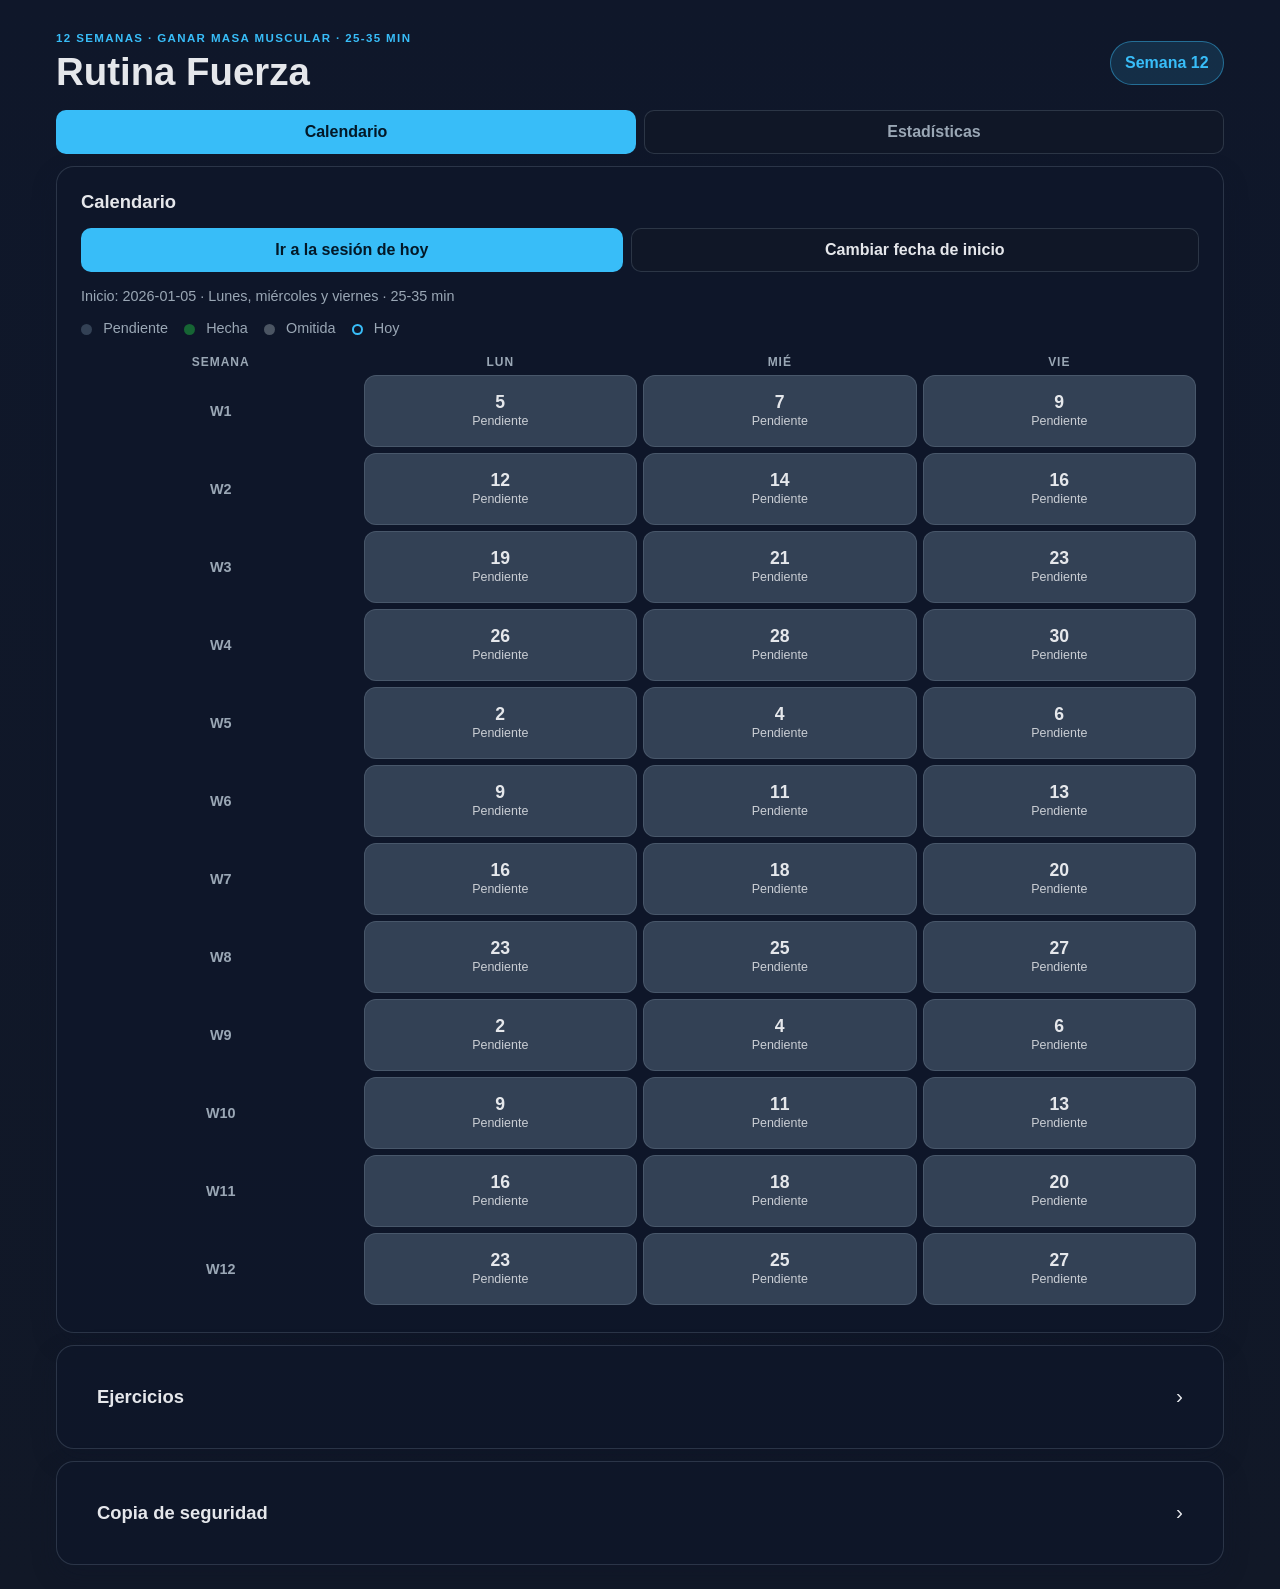
<file: index.html>
<!DOCTYPE html>
<html lang="es">
  <head>
    <meta charset="UTF-8" />
    <meta name="viewport" content="width=device-width, initial-scale=1.0" />
    <meta name="color-scheme" content="dark" />
    <title>Rutina Fuerza</title>
    <link rel="icon" type="image/svg+xml" href="favicon.svg" />
    <link rel="stylesheet" href="styles.css" />
  </head>
  <body>
    <header class="app-header">
      <div>
        <p class="eyebrow">12 semanas · Ganar masa muscular · 25-35 min</p>
        <h1>Rutina Fuerza</h1>
      </div>
      <div class="week-badge" id="weekBadge">Semana 1</div>
    </header>

    <nav class="app-nav" aria-label="Secciones" id="appNav">
      <button type="button" class="nav-tab" data-view="calendar">Calendario</button>
      <button type="button" class="nav-tab" data-view="stats">Estadísticas</button>
    </nav>

    <main>

      <!-- ===== Vista Calendario ===== -->
      <section class="view" id="viewCalendar" aria-labelledby="titulo-calendario">
        <section class="panel">
          <h2 id="titulo-calendario">Calendario</h2>

          <div class="toolbar">
            <button type="button" class="btn btn-primary" id="btnHoy">Ir a la sesión de hoy</button>
            <button type="button" class="btn" id="btnCambiarInicio">Cambiar fecha de inicio</button>
          </div>

          <p class="hint" id="programInfo">Inicio: —</p>

          <div class="legend">
            <span><i class="dot dot-pending"></i> Pendiente</span>
            <span><i class="dot dot-done"></i> Hecha</span>
            <span><i class="dot dot-skipped"></i> Omitida</span>
            <span><i class="dot dot-today"></i> Hoy</span>
          </div>

          <div class="grid-wrap">
            <table class="grid">
              <thead>
                <tr>
                  <th>Semana</th>
                  <th>Lun</th>
                  <th>Mié</th>
                  <th>Vie</th>
                </tr>
              </thead>
              <tbody id="calendarBody"></tbody>
            </table>
          </div>
        </section>

        <details class="panel collapsible" id="exercisesPanel">
          <summary class="collapsible-summary">
            <h2 id="titulo-ejercicios">Ejercicios</h2>
          </summary>

          <div class="collapsible-body">
            <p class="hint">
              Objetivo: Ganar masa muscular y fortalecer brazos, hombros, pecho y piernas. Nivel inicial.
            </p>
            <p class="hint">
              Frecuencia: lunes, miércoles y viernes. Duración: 25-35 minutos. Durante las primeras 2-3 semanas,
              priorice aprender bien los movimientos antes que levantar más peso.
            </p>

            <div class="reference-grid" id="exerciseReference"></div>

            <h3 class="notes-title">Cómo progresar</h3>
            <dl class="notes-list">
              <dt>Semanas 1-2</dt>
              <dd>Use los pesos de 2 kg y aprenda la técnica. No hace falta llegar al límite.</dd>
              <dt>Semanas 3-6</dt>
              <dd>
                Intente acercarse progresivamente al máximo indicado de repeticiones. Cuando pueda completar todas
                las series en el extremo superior con buena técnica y sin que resulte demasiado difícil, aumente un
                poco el peso.
              </dd>
              <dt>Semanas 7-12</dt>
              <dd>Siga aumentando gradualmente el peso o las repeticiones.</dd>
            </dl>

            <h3 class="notes-title">Descansos</h3>
            <p class="hint">Entre series: 60-90 segundos. Si todavía está muy agitado, espere un poco más.</p>

            <h3 class="notes-title">Antes de empezar</h3>
            <p class="hint">Haga 5 minutos de movimiento suave antes de empezar.</p>

            <h3 class="notes-title notes-danger">Importante</h3>
            <p class="hint">
              Debe sentir esfuerzo muscular, pero no dolor agudo. Si aparece dolor fuerte o inusual, detenga el
              ejercicio.
            </p>
          </div>
        </details>

        <details class="panel collapsible" id="backupPanel">
          <summary class="collapsible-summary">
            <h2 id="titulo-backup">Copia de seguridad</h2>
          </summary>

          <div class="collapsible-body">
            <div class="toolbar backup-toolbar">
              <button type="button" class="btn" id="btnExport">Exportar JSON</button>
              <label class="btn btn-file" for="importInput">Importar JSON</label>
              <input id="importInput" type="file" accept="application/json,.json" hidden />
            </div>
            <p id="statusMessage" class="status-message" aria-live="polite"></p>
          </div>
        </details>
      </section>

      <!-- ===== Vista Sesión ===== -->
      <section class="view" id="viewSession" aria-labelledby="titulo-sesion">
        <section class="panel">
          <div class="session-nav">
            <button type="button" class="btn btn-ghost" id="btnVolver">← Volver al calendario</button>
          </div>

          <h2 id="titulo-sesion">Sesión del día</h2>

          <div class="row session-head">
            <span class="label">Fecha</span>
            <strong id="selectedDateLabel">—</strong>
            <span id="selectedWeekLabel" class="chip">—</span>
          </div>

          <p id="legacyNotice" class="legacy-notice hidden" role="status"></p>

          <div class="status-row">
            <button type="button" class="btn btn-done" data-status="done">Marcar como hecha</button>
            <button type="button" class="btn btn-skipped" data-status="skipped">Omitir</button>
            <button type="button" class="btn btn-ghost" data-status="clear">Borrar</button>
          </div>

          <div id="exerciseList" class="exercise-list"></div>

          <div class="note-field">
            <label for="noteInput">Observación</label>
            <textarea id="noteInput" rows="3" maxlength="500" placeholder="Cómo te sentiste hoy..."></textarea>
          </div>
        </section>
      </section>

      <!-- ===== Vista Estadísticas ===== -->
      <section class="view hidden" id="viewStats" aria-labelledby="titulo-estadisticas">
        <section class="panel">
          <h2 id="titulo-estadisticas">Adherencia</h2>

          <div class="stat-grid">
            <div class="stat">
              <span class="stat-value" id="statCumplimiento">—</span>
              <span class="stat-label">Cumplimiento</span>
            </div>
            <div class="stat">
              <span class="stat-value" id="statHechas">—</span>
              <span class="stat-label">Hechas</span>
            </div>
            <div class="stat">
              <span class="stat-value" id="statRacha">—</span>
              <span class="stat-label">Racha</span>
            </div>
          </div>

          <div class="stat-bar" role="img" aria-label="Progreso de cumplimiento">
            <div class="stat-bar-fill" id="statBarFill"></div>
          </div>

          <p class="hint" id="statDetail"></p>
        </section>

        <section class="panel">
          <h2>Progresión por ejercicio</h2>
          <p class="hint">Evolución de repeticiones totales (y peso) por ejercicio a lo largo del programa.</p>
          <div class="progression-list" id="progressionList"></div>
        </section>
      </section>

    </main>

    <dialog id="startDateDialog" class="dialog" aria-labelledby="startDateDialogTitle">
      <form id="startDateForm" novalidate>
        <h2 class="dialog-title" id="startDateDialogTitle">Fecha de inicio</h2>
        <p class="dialog-text">
          Elegí el día con el que arranca el bloque de 12 semanas.
        </p>

        <div class="dialog-field">
          <label for="startDateInput">Fecha de inicio</label>
          <input type="date" id="startDateInput" class="dialog-input" />
        </div>

        <p class="dialog-warning" id="startDateWarning" role="status"></p>

        <div class="dialog-actions">
          <button type="button" class="btn" id="btnCancelarInicio">Cancelar</button>
          <button type="submit" class="btn btn-primary" id="btnGuardarInicio">Guardar</button>
        </div>
      </form>
    </dialog>

    <template id="exerciseTemplate">
      <article class="exercise-card">
        <button type="button" class="exercise-summary" aria-expanded="false">
          <span class="exercise-check" aria-hidden="true">✓</span>
          <span class="exercise-summary-text">
            <span class="exercise-name"></span>
            <span class="exercise-summary-meta"></span>
          </span>
          <span class="exercise-badge"></span>
        </button>

        <div class="exercise-body hidden">
          <details class="how">
            <summary class="how-summary">Cómo se hace</summary>
            <div class="how-body">
              <p class="how-technique"></p>
              <dl class="how-facts">
                <div class="how-fact"><dt class="how-fact-label">Trabaja</dt><dd class="how-works"></dd></div>
                <div class="how-fact"><dt class="how-fact-label">Series</dt><dd class="how-prescription"></dd></div>
                <div class="how-fact"><dt class="how-fact-label">Descanso</dt><dd class="how-rest"></dd></div>
              </dl>
            </div>
          </details>

          <div class="field">
            <label class="type-field-label">Tipo de carga</label>
            <select class="type-select">
              <option value="weighted">Con peso</option>
              <option value="bodyweight">Peso corporal</option>
              <option value="weighted-extra">Peso extra (suma al corporal)</option>
            </select>
          </div>

          <div class="field weight-field">
            <label class="weight-label">Peso (kg)</label>
            <div class="weight-wrap">
              <input type="number" class="weight-input" min="0" step="0.5" inputmode="decimal" />
              <span class="unit">kg</span>
            </div>
            <p class="weight-hint">Se suma a tu peso corporal. No es la carga total del ejercicio.</p>
          </div>

          <div class="field">
            <span class="field-label">Series</span>
            <div class="set-grid"></div>
            <div class="set-actions">
              <button type="button" class="btn set-btn set-add">+ Serie</button>
              <button type="button" class="btn set-btn set-remove">− Serie</button>
            </div>
          </div>

          <div class="field">
            <label class="feel-field-label">Se sintió</label>
            <input type="text" class="feel-input" maxlength="60" placeholder="Fácil, moderada, difícil..." />
          </div>

          <div class="exercise-actions">
            <button type="button" class="btn btn-primary exercise-finish">✓ Listo, siguiente</button>
          </div>
        </div>
      </article>
    </template>

    <template id="exerciseReferenceTemplate">
      <article class="exercise-card reference-card">
        <header class="exercise-head">
          <h3 class="exercise-name"></h3>
          <span class="exercise-badge"></span>
        </header>

        <p class="exercise-meta"></p>

        <p class="how-technique"></p>

        <dl class="how-facts">
          <div class="how-fact"><dt class="how-fact-label">Trabaja</dt><dd class="how-works"></dd></div>
          <div class="how-fact"><dt class="how-fact-label">Series</dt><dd class="how-prescription"></dd></div>
          <div class="how-fact"><dt class="how-fact-label">Descanso</dt><dd class="how-rest"></dd></div>
        </dl>
      </article>
    </template>

    <script src="app.js"></script>
  </body>
</html>
</file>
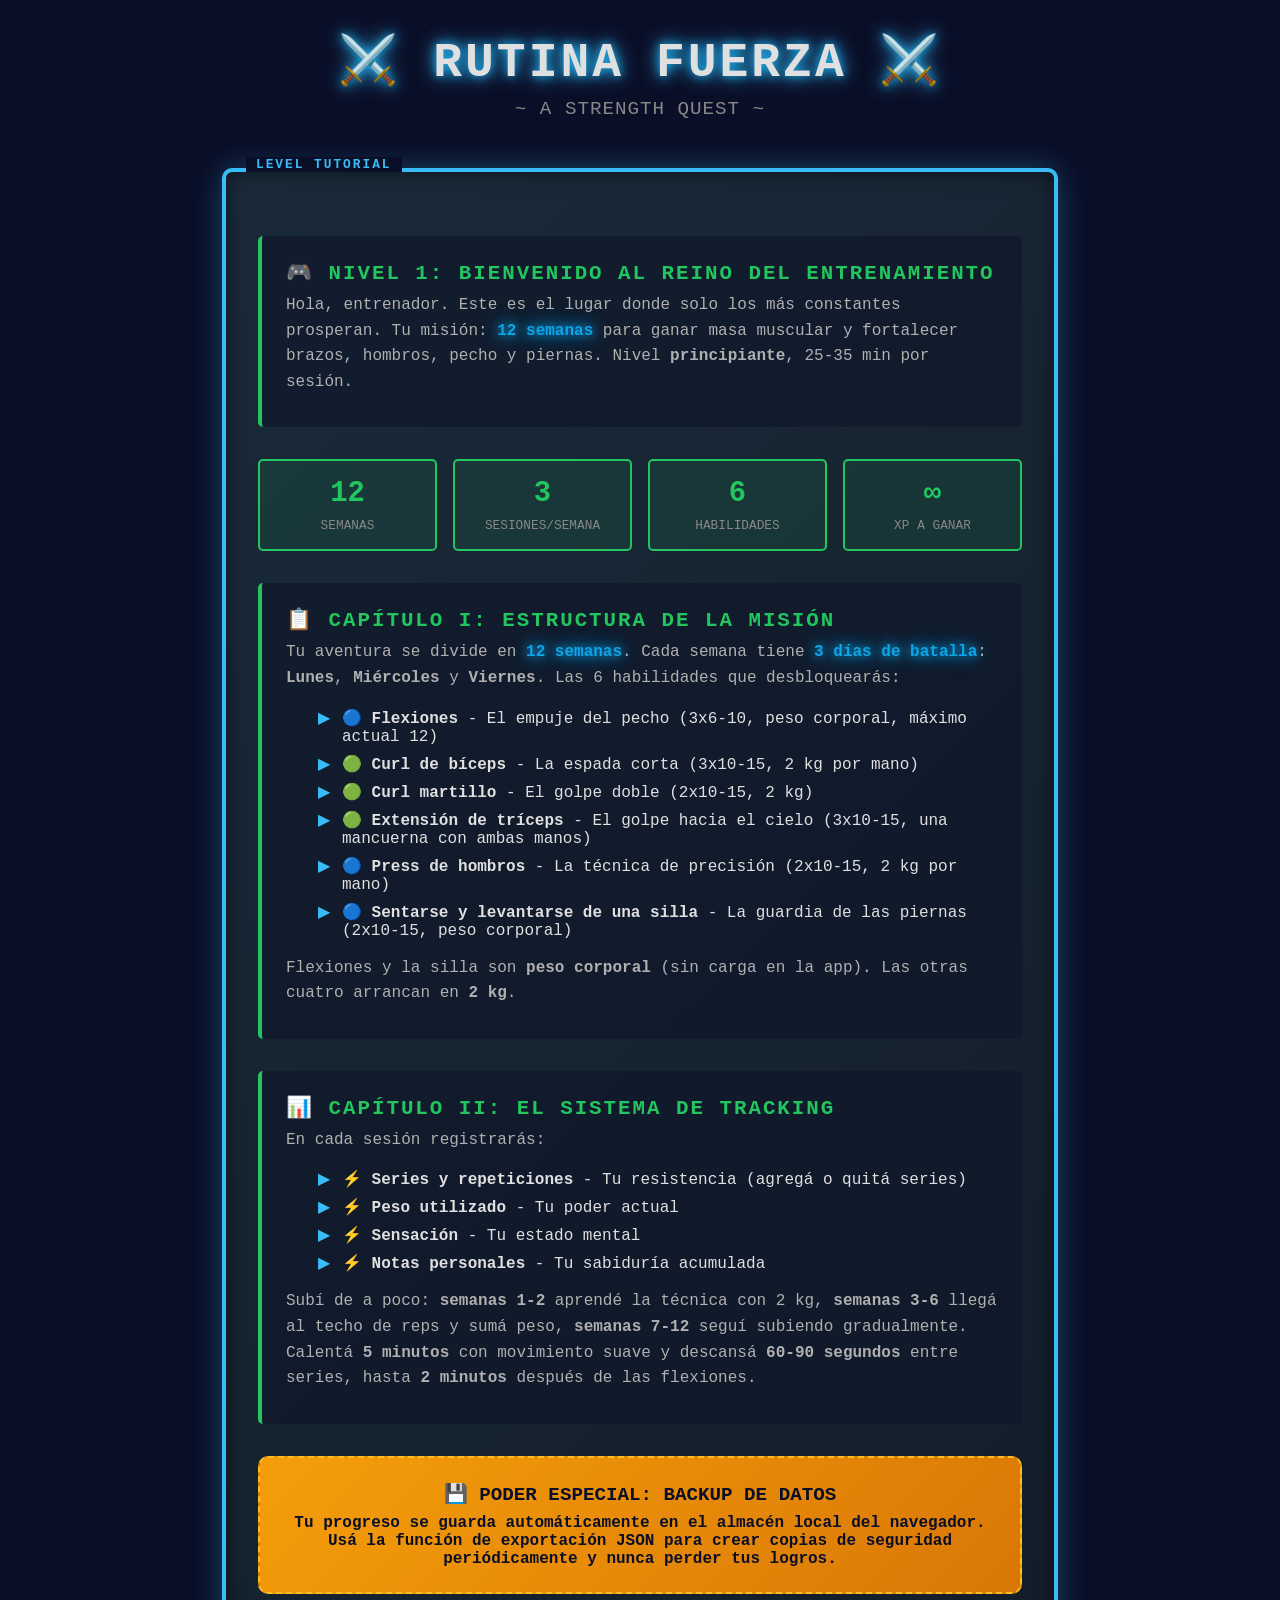
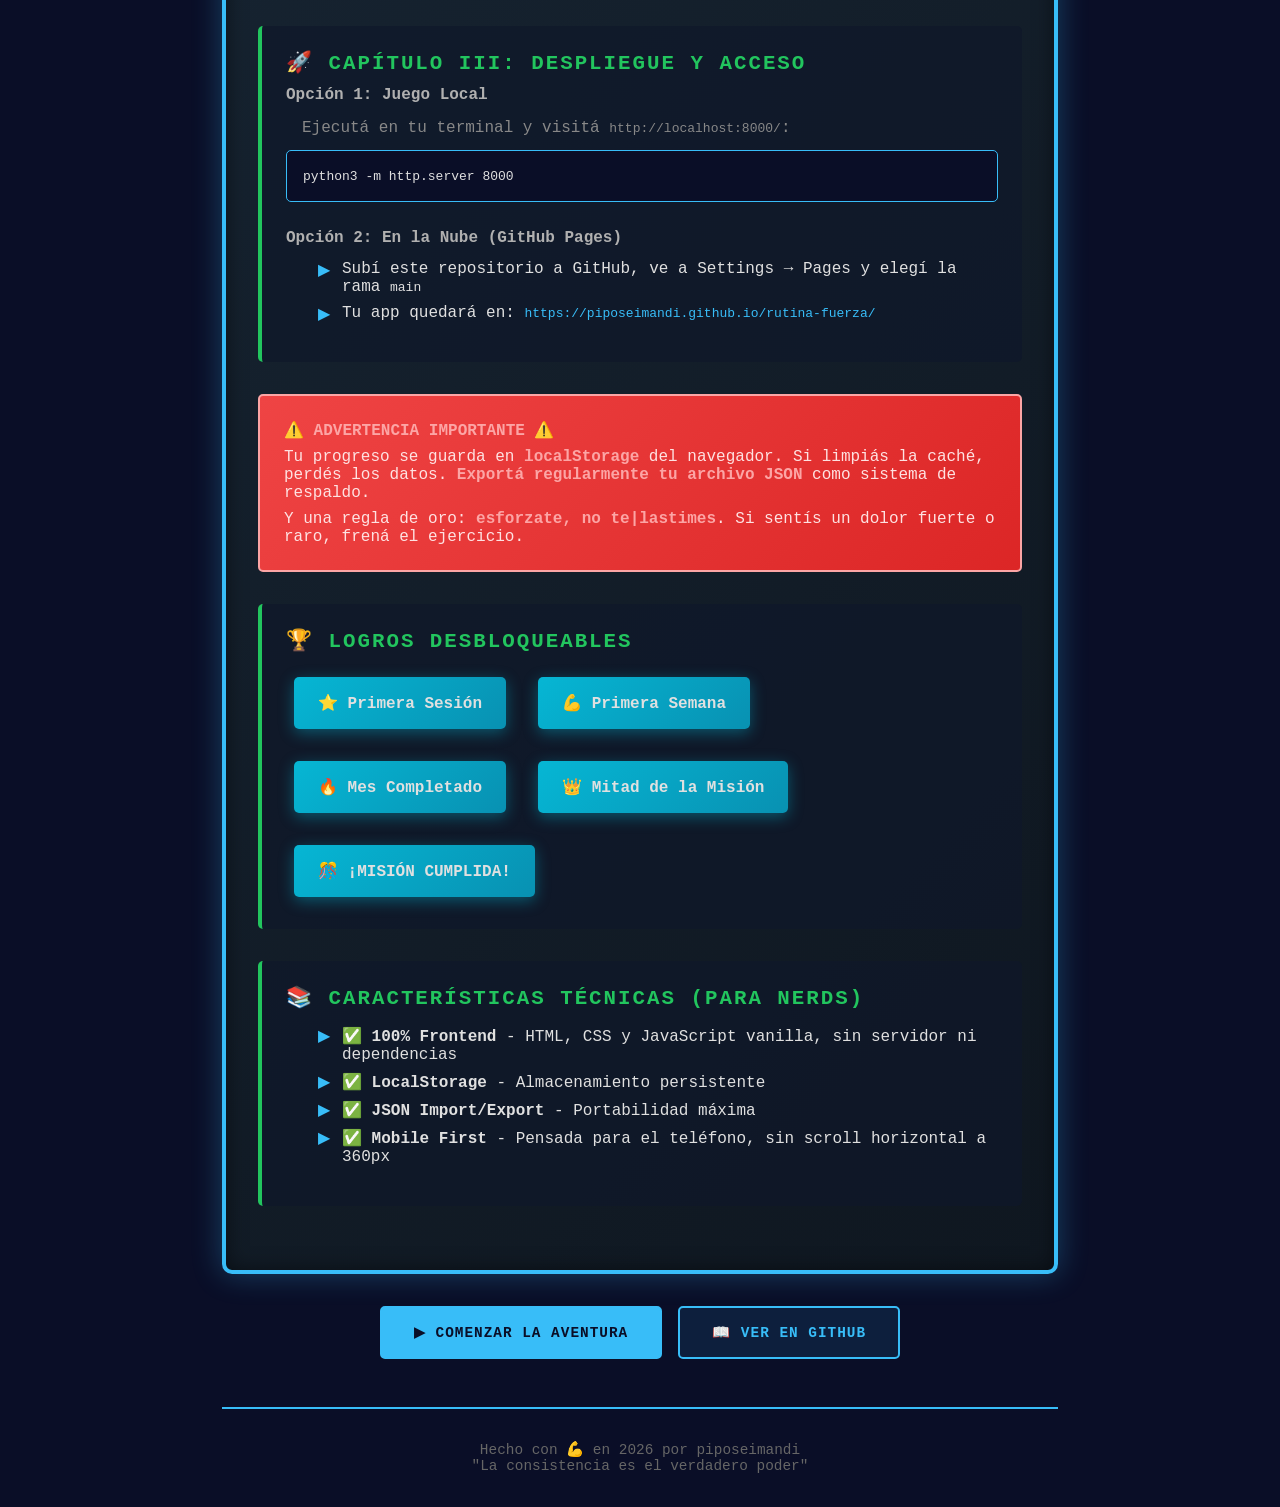
<file: about.html>
<!DOCTYPE html>
<html lang="es">
  <head>
    <meta charset="UTF-8" />
    <meta name="viewport" content="width=device-width, initial-scale=1.0" />
    <meta name="color-scheme" content="dark" />
    <title>Rutina Fuerza - Aventura</title>
    <link rel="icon" type="image/svg+xml" href="favicon.svg" />
    <style>
      * { margin: 0; padding: 0; box-sizing: border-box; }

      body {
        background: #0a0e27;
        color: #e0e0e0;
        font-family: 'Courier New', monospace;
        overflow-x: hidden;
        min-height: 100vh;
        position: relative;
      }

      /* Fondo animado de estrellas */
      body::before {
        content: '';
        position: fixed;
        top: 0;
        left: 0;
        width: 100%;
        height: 100%;
        background: radial-gradient(circle, #1a4d7d 1px, transparent 1px);
        background-size: 50px 50px;
        opacity: 0.1;
        pointer-events: none;
        z-index: 0;
      }

      .container {
        position: relative;
        z-index: 1;
        max-width: 900px;
        margin: 0 auto;
        padding: 2rem;
      }

      header {
        text-align: center;
        margin-bottom: 3rem;
        animation: glowIn 1s ease-out;
      }

      h1 {
        font-size: 3rem;
        text-shadow: 0 0 20px #38bdf8, 0 0 10px #0ea5e9;
        margin-bottom: 0.5rem;
        letter-spacing: 3px;
      }

      .pixel-art {
        font-size: 2rem;
        margin: 1rem 0;
        animation: pulse 2s infinite;
      }

      .game-screen {
        background: linear-gradient(135deg, #1a2a3a 0%, #0f1720 100%);
        border: 4px solid #38bdf8;
        border-radius: 10px;
        padding: 2rem;
        margin: 2rem 0;
        box-shadow: 0 0 30px rgba(56, 189, 248, 0.3), inset 0 0 20px rgba(0, 0, 0, 0.5);
        position: relative;
      }

      .game-screen::before {
        content: 'LEVEL TUTORIAL';
        position: absolute;
        top: -15px;
        left: 20px;
        background: #0a0e27;
        padding: 0 10px;
        color: #38bdf8;
        font-weight: bold;
        font-size: 0.8rem;
        letter-spacing: 2px;
      }

      .level {
        margin: 2rem 0;
        padding: 1.5rem;
        background: rgba(15, 23, 42, 0.7);
        border-left: 4px solid #22c55e;
        border-radius: 5px;
      }

      .level h2 {
        color: #22c55e;
        font-size: 1.3rem;
        margin-bottom: 0.5rem;
        text-transform: uppercase;
        letter-spacing: 2px;
      }

      .level p {
        line-height: 1.6;
        color: #b0b0b0;
        margin: 0.5rem 0;
      }

      .level ul {
        margin: 1rem 0 1rem 2rem;
        list-style: none;
      }

      .level li {
        margin: 0.5rem 0;
        padding-left: 1.5rem;
        position: relative;
      }

      .level li::before {
        content: '▶';
        position: absolute;
        left: 0;
        color: #38bdf8;
      }

      .power-up {
        background: linear-gradient(135deg, #f59e0b 0%, #d97706 100%);
        border-radius: 10px;
        padding: 1.5rem;
        margin: 1.5rem 0;
        border: 2px dashed #fbbf24;
        text-align: center;
        animation: float 3s ease-in-out infinite;
      }

      .power-up h3 {
        color: #0a0e27;
        font-size: 1.2rem;
        margin-bottom: 0.5rem;
        text-transform: uppercase;
      }

      .power-up p {
        color: #0a0e27;
        font-weight: bold;
      }

      .achievement {
        display: inline-block;
        background: linear-gradient(135deg, #06b6d4 0%, #0891b2 100%);
        padding: 1rem 1.5rem;
        border-radius: 5px;
        margin: 0.5rem;
        font-weight: bold;
        box-shadow: 0 4px 15px rgba(6, 182, 212, 0.4);
      }

      .buttons {
        display: flex;
        gap: 1rem;
        margin-top: 2rem;
        flex-wrap: wrap;
        justify-content: center;
      }

      .btn {
        padding: 1rem 2rem;
        border: 2px solid #38bdf8;
        background: rgba(56, 189, 248, 0.1);
        color: #38bdf8;
        font-family: 'Courier New', monospace;
        font-weight: bold;
        cursor: pointer;
        border-radius: 5px;
        text-decoration: none;
        display: inline-block;
        transition: all 0.3s ease;
        text-transform: uppercase;
        letter-spacing: 1px;
        font-size: 0.9rem;
      }

      .btn:hover {
        background: rgba(56, 189, 248, 0.3);
        box-shadow: 0 0 20px rgba(56, 189, 248, 0.5);
        transform: translateY(-2px);
      }

      .btn-primary {
        background: #38bdf8;
        color: #0a0e27;
        border-color: #38bdf8;
      }

      .btn-primary:hover {
        background: #0ea5e9;
        box-shadow: 0 0 30px rgba(56, 189, 248, 0.8);
      }

      .game-stats {
        display: grid;
        grid-template-columns: repeat(auto-fit, minmax(150px, 1fr));
        gap: 1rem;
        margin: 2rem 0;
      }

      .stat {
        background: rgba(34, 197, 94, 0.1);
        border: 2px solid #22c55e;
        padding: 1rem;
        border-radius: 5px;
        text-align: center;
      }

      .stat-value {
        font-size: 1.8rem;
        color: #22c55e;
        font-weight: bold;
      }

      .stat-label {
        color: #888;
        font-size: 0.8rem;
        text-transform: uppercase;
        margin-top: 0.5rem;
      }

      .neon-text {
        color: #0ea5e9;
        text-shadow: 0 0 10px #0ea5e9, 0 0 20px #0ea5e9;
        font-weight: bold;
      }

      @keyframes glowIn {
        from {
          opacity: 0;
          text-shadow: 0 0 0 #38bdf8;
        }
        to {
          opacity: 1;
          text-shadow: 0 0 20px #38bdf8, 0 0 10px #0ea5e9;
        }
      }

      @keyframes pulse {
        0%, 100% { opacity: 1; }
        50% { opacity: 0.7; }
      }

      @keyframes float {
        0%, 100% { transform: translateY(0px); }
        50% { transform: translateY(-10px); }
      }

      .warning {
        background: linear-gradient(135deg, #ef4444 0%, #dc2626 100%);
        border: 2px solid #fca5a5;
        color: #fee2e2;
        padding: 1.5rem;
        border-radius: 5px;
        margin: 1.5rem 0;
      }

      .warning strong {
        color: #fca5a5;
      }

      footer {
        text-align: center;
        margin-top: 3rem;
        padding-top: 2rem;
        border-top: 2px solid #38bdf8;
        color: #666;
        font-size: 0.9rem;
      }

      code {
        overflow-wrap: anywhere;
        word-break: break-word;
      }

      @media (max-width: 768px) {
        h1 { font-size: 2rem; }
        .game-screen { padding: 1.5rem; }
        .buttons { flex-direction: column; }
        .btn { width: 100%; }
      }
    </style>
  </head>
  <body>
    <div class="container">
      <header>
        <h1>⚔️ RUTINA FUERZA ⚔️</h1>
        <p style="font-size: 1.2rem; color: #888; margin-top: 0.5rem; letter-spacing: 1px;">~ A STRENGTH QUEST ~</p>
      </header>

      <div class="game-screen">
        <div class="level">
          <h2>🎮 Nivel 1: Bienvenido al Reino del Entrenamiento</h2>
          <p>Hola, entrenador. Este es el lugar donde solo los más constantes prosperan. Tu misión: <span class="neon-text">12 semanas</span> para ganar masa muscular y fortalecer brazos, hombros, pecho y piernas. Nivel <strong>principiante</strong>, 25-35 min por sesión.</p>
        </div>

        <div class="game-stats">
          <div class="stat">
            <div class="stat-value">12</div>
            <div class="stat-label">SEMANAS</div>
          </div>
          <div class="stat">
            <div class="stat-value">3</div>
            <div class="stat-label">SESIONES/SEMANA</div>
          </div>
          <div class="stat">
            <div class="stat-value">6</div>
            <div class="stat-label">HABILIDADES</div>
          </div>
          <div class="stat">
            <div class="stat-value">∞</div>
            <div class="stat-label">XP A GANAR</div>
          </div>
        </div>

        <div class="level">
          <h2>📋 Capítulo I: Estructura de la Misión</h2>
          <p>Tu aventura se divide en <span class="neon-text">12 semanas</span>. Cada semana tiene <span class="neon-text">3 días de batalla</span>: <strong>Lunes</strong>, <strong>Miércoles</strong> y <strong>Viernes</strong>. Las 6 habilidades que desbloquearás:</p>
          <ul>
            <li>🔵 <strong>Flexiones</strong> - El empuje del pecho (3x6-10, peso corporal, máximo actual 12)</li>
            <li>🟢 <strong>Curl de bíceps</strong> - La espada corta (3x10-15, 2 kg por mano)</li>
            <li>🟢 <strong>Curl martillo</strong> - El golpe doble (2x10-15, 2 kg)</li>
            <li>🟢 <strong>Extensión de tríceps</strong> - El golpe hacia el cielo (3x10-15, una mancuerna con ambas manos)</li>
            <li>🔵 <strong>Press de hombros</strong> - La técnica de precisión (2x10-15, 2 kg por mano)</li>
            <li>🔵 <strong>Sentarse y levantarse de una silla</strong> - La guardia de las piernas (2x10-15, peso corporal)</li>
          </ul>
          <p>Flexiones y la silla son <strong>peso corporal</strong> (sin carga en la app). Las otras cuatro arrancan en <strong>2 kg</strong>.</p>
        </div>

        <div class="level">
          <h2>📊 Capítulo II: El Sistema de Tracking</h2>
          <p>En cada sesión registrarás:</p>
          <ul>
            <li>⚡ <strong>Series y repeticiones</strong> - Tu resistencia (agregá o quitá series)</li>
            <li>⚡ <strong>Peso utilizado</strong> - Tu poder actual</li>
            <li>⚡ <strong>Sensación</strong> - Tu estado mental</li>
            <li>⚡ <strong>Notas personales</strong> - Tu sabiduría acumulada</li>
          </ul>
          <p style="margin-top: 1rem;">Subí de a poco: <strong>semanas 1-2</strong> aprendé la técnica con 2 kg, <strong>semanas 3-6</strong> llegá al techo de reps y sumá peso, <strong>semanas 7-12</strong> seguí subiendo gradualmente. Calentá <strong>5 minutos</strong> con movimiento suave y descansá <strong>60-90 segundos</strong> entre series, hasta <strong>2 minutos</strong> después de las flexiones.</p>
        </div>

        <div class="power-up">
          <h3>💾 PODER ESPECIAL: BACKUP DE DATOS</h3>
          <p>Tu progreso se guarda automáticamente en el almacén local del navegador.<br />Usá la función de exportación JSON para crear copias de seguridad periódicamente y nunca perder tus logros.</p>
        </div>

        <div class="level">
          <h2>🚀 Capítulo III: Despliegue y Acceso</h2>
          <p><strong>Opción 1: Juego Local</strong></p>
          <p style="margin: 0.5rem 0; margin-left: 1rem; color: #888;">Ejecutá en tu terminal y visitá <code>http://localhost:8000/</code>:</p>
          <div style="background: #0a0e27; border: 1px solid #38bdf8; padding: 1rem; margin: 0.5rem 0; border-radius: 5px; overflow-x: auto;">
            <code>python3 -m http.server 8000</code>
          </div>
          <p style="margin-top: 1.5rem;"><strong>Opción 2: En la Nube (GitHub Pages)</strong></p>
          <ul style="margin-top: 0.5rem;">
            <li>Subí este repositorio a GitHub, ve a Settings → Pages y elegí la rama <code>main</code></li>
            <li>Tu app quedará en: <code style="color: #38bdf8;">https://piposeimandi.github.io/rutina-fuerza/</code></li>
          </ul>
        </div>

        <div class="warning">
          <strong>⚠️ ADVERTENCIA IMPORTANTE ⚠️</strong>
          <p style="margin-top: 0.5rem; margin-bottom: 0;">Tu progreso se guarda en <strong>localStorage</strong> del navegador. Si limpiás la caché, perdés los datos. <strong>Exportá regularmente tu archivo JSON</strong> como sistema de respaldo.</p>
          <p style="margin-top: 0.5rem; margin-bottom: 0;">Y una regla de oro: <strong>esforzate, no te|lastimes</strong>. Si sentís un dolor fuerte o raro, frená el ejercicio.</p>
        </div>

        <div class="level">
          <h2>🏆 Logros Desbloqueables</h2>
          <div style="display: flex; flex-wrap: wrap; gap: 1rem; margin-top: 1rem;">
            <div class="achievement">⭐ Primera Sesión</div>
            <div class="achievement">💪 Primera Semana</div>
            <div class="achievement">🔥 Mes Completado</div>
            <div class="achievement">👑 Mitad de la Misión</div>
            <div class="achievement">🎊 ¡MISIÓN CUMPLIDA!</div>
          </div>
        </div>

        <div class="level">
          <h2>📚 Características Técnicas (Para Nerds)</h2>
          <ul>
            <li>✅ <strong>100% Frontend</strong> - HTML, CSS y JavaScript vanilla, sin servidor ni dependencias</li>
            <li>✅ <strong>LocalStorage</strong> - Almacenamiento persistente</li>
            <li>✅ <strong>JSON Import/Export</strong> - Portabilidad máxima</li>
            <li>✅ <strong>Mobile First</strong> - Pensada para el teléfono, sin scroll horizontal a 360px</li>
          </ul>
        </div>
      </div>

      <div class="buttons">
        <a href="index.html" class="btn btn-primary">▶ COMENZAR LA AVENTURA</a>
        <a href="https://github.com/piposeimandi/rutina-fuerza" class="btn" target="_blank">📖 VER EN GITHUB</a>
      </div>

      <footer>
        <p>Hecho con 💪 en 2026 por piposeimandi</p>
        <p>"La consistencia es el verdadero poder"</p>
      </footer>
    </div>
  </body>
</html>
</file>
<file: styles.css>
:root {
  --bg: #0f172a;
  --bg-soft: #111827;
  --panel: rgba(15, 23, 42, 0.9);
  --panel-strong: #111827;
  --ink: #e5e7eb;
  --muted: #9aa7b5;
  --border: rgba(148, 163, 184, 0.22);
  --accent: #38bdf8;
  --accent-strong: #0ea5e9;
  --done: #166534;
  --done-strong: #22c55e;
  --skipped: #4b5563;
  --pending: #334155;
  --warning: #f59e0b;
  --danger: #ef4444;
  --shadow: rgba(15, 23, 42, 0.28);

  /* Minimum comfortable touch target (WCAG 2.5.5 / platform HIG). */
  --tap: 44px;
  /* Never below 16px: iOS Safari zooms the viewport on focus below that. */
  --field-font: 1rem;
  --gutter: 0.75rem;
  --radius: 14px;
}

* { box-sizing: border-box; }

/* The UI is dark-only by design. Declaring `dark` keeps UA-rendered control
   chrome (select popups, date picker) from rendering light over the dark panels. */
html { color-scheme: dark; }

body {
  margin: 0;
  font-family: Arial, Helvetica, sans-serif;
  background: linear-gradient(180deg, var(--bg), var(--bg-soft));
  color: var(--ink);
  min-height: 100vh;
  /* Belt and braces against stray wide children at 360px. */
  overflow-x: hidden;
}

button, input, textarea, select {
  font: inherit;
}

/* --- Header --------------------------------------------------------------- */

.app-header {
  margin: 0 auto;
  padding: 1.25rem var(--gutter) 0.75rem;
  display: flex;
  flex-direction: column;
  align-items: flex-start;
  gap: 0.75rem;
}

.eyebrow {
  margin: 0 0 0.35rem;
  color: var(--accent);
  text-transform: uppercase;
  letter-spacing: 0.12em;
  font-size: 0.72rem;
  font-weight: 700;
}

h1, h2, h3, p { margin-top: 0; }

h1 {
  margin-bottom: 0;
  font-size: clamp(1.8rem, 3vw, 2.5rem);
}

h2 {
  font-size: 1.15rem;
}

.week-badge {
  background: rgba(56, 189, 248, 0.14);
  border: 1px solid rgba(56, 189, 248, 0.45);
  color: var(--accent);
  border-radius: 999px;
  padding: 0.5rem 0.9rem;
  min-height: var(--tap);
  display: inline-flex;
  align-items: center;
  font-weight: 700;
  white-space: nowrap;
}

/* --- Layout --------------------------------------------------------------- */

main {
  margin: 0 auto;
  padding: 0 var(--gutter) 1.5rem;
  max-width: 1200px;
}

.view {
  display: grid;
  gap: 0.75rem;
  min-width: 0;
}

.panel {
  background: var(--panel);
  border: 1px solid var(--border);
  border-radius: var(--radius);
  box-shadow: 0 10px 25px var(--shadow);
  padding: 0.85rem;
  min-width: 0;
}

/* --- View nav ------------------------------------------------------------- */

.app-nav {
  margin: 0 auto 0.75rem;
  padding: 0 var(--gutter);
  max-width: 1200px;
  display: grid;
  grid-template-columns: repeat(2, minmax(0, 1fr));
  gap: 0.5rem;
}

.nav-tab {
  appearance: none;
  border: 1px solid var(--border);
  background: rgba(17, 24, 39, 0.85);
  color: var(--muted);
  border-radius: 10px;
  padding: 0.7rem 1rem;
  min-height: var(--tap);
  font-weight: 700;
  cursor: pointer;
  transition: background 0.15s ease, color 0.15s ease, border-color 0.15s ease;
}

.nav-tab.active {
  background: var(--accent);
  color: #031827;
  border-color: transparent;
}

.nav-tab:focus-visible {
  outline: 2px solid var(--accent);
  outline-offset: 2px;
}

/* --- Collapsible panels --------------------------------------------------- */

.collapsible { padding: 0; }

.collapsible-summary {
  display: flex;
  align-items: center;
  min-height: var(--tap);
  padding: 0.85rem;
  cursor: pointer;
  list-style: none;
  border-radius: var(--radius);
}

.collapsible-summary::-webkit-details-marker { display: none; }

.collapsible-summary h2 { margin: 0; }

.collapsible-summary::after {
  content: '›';
  margin-left: auto;
  font-size: 1.3rem;
  line-height: 1;
  transition: transform 0.15s ease;
}

.collapsible[open] > .collapsible-summary::after { transform: rotate(90deg); }

.collapsible-summary:focus-visible {
  outline: 2px solid var(--accent);
  outline-offset: -2px;
}

.collapsible-body { padding: 0 0.85rem 0.85rem; }

.toolbar {
  display: flex;
  flex-wrap: wrap;
  gap: 0.5rem;
  margin-bottom: 1rem;
}

.toolbar .btn {
  flex: 1 1 100%;
}

.btn {
  appearance: none;
  border: 1px solid var(--border);
  background: rgba(17, 24, 39, 0.85);
  color: var(--ink);
  border-radius: 10px;
  padding: 0.7rem 1rem;
  min-height: var(--tap);
  font-weight: 700;
  cursor: pointer;
  transition: transform 0.15s ease, opacity 0.15s ease, background 0.15s ease;
}

.btn:hover { transform: translateY(-1px); opacity: 0.9; }
.btn:active { transform: translateY(0); }
.btn.active { border-color: var(--accent); }

.btn:disabled {
  opacity: 0.4;
  cursor: not-allowed;
  transform: none;
}

.btn:focus-visible {
  outline: 2px solid var(--accent);
  outline-offset: 2px;
}

.btn-primary { background: var(--accent); color: #031827; border-color: transparent; }
.btn-done { background: var(--done); border-color: transparent; }
.btn-skipped { background: var(--skipped); border-color: transparent; }
.btn-ghost { background: transparent; }
.btn-file {
  display: inline-flex;
  align-items: center;
  justify-content: center;
}

.hint {
  color: var(--muted);
  margin-bottom: 1rem;
  font-size: 0.9rem;
  overflow-wrap: anywhere;
}

/* --- Legend --------------------------------------------------------------- */

.legend {
  display: flex;
  flex-wrap: wrap;
  gap: 0.4rem 0.85rem;
  color: var(--muted);
  font-size: 0.85rem;
  margin-bottom: 1rem;
}

.dot {
  width: 11px;
  height: 11px;
  border-radius: 50%;
  display: inline-block;
  margin-right: 0.45rem;
  vertical-align: middle;
}

.dot-pending { background: var(--pending); }
.dot-done { background: var(--done); }
.dot-skipped { background: var(--skipped); }
.dot-today { background: transparent; box-shadow: inset 0 0 0 2px var(--accent); }

/* --- Calendar ------------------------------------------------------------- */

/* The table stays a table (it is the semantically correct element), it is just
   laid out so four columns always fit the phone viewport. */
.grid-wrap {
  overflow-x: auto;
  -webkit-overflow-scrolling: touch;
}

/* table-layout:fixed plus collapsed borders means the table can never be wider
   than its wrapper: `width:100%` is exact, so no gutter has to be given up and
   nothing scrolls sideways at 360px. */
.grid {
  width: 100%;
  table-layout: fixed;
  border-collapse: collapse;
}

.grid th,
.grid td {
  padding: 2px;
  text-align: center;
}

.grid th {
  width: 25%;
  color: var(--muted);
  font-size: 0.62rem;
  text-transform: uppercase;
  letter-spacing: 0.04em;
  font-weight: 600;
  overflow-wrap: anywhere;
}

.grid tbody td:first-child strong {
  color: var(--muted);
  font-size: 0.72rem;
}

.cell {
  width: 100%;
  min-height: var(--tap);
  border: 1px solid var(--border);
  border-radius: 10px;
  background: var(--pending);
  color: var(--ink);
  cursor: pointer;
  padding: 0.25rem 0.15rem;
  display: flex;
  flex-direction: column;
  align-items: center;
  justify-content: center;
  gap: 0.1rem;
  transition: border-color .15s ease, transform .15s ease, background .15s ease;
}

.cell:hover { border-color: rgba(255,255,255,0.35); transform: translateY(-2px); }
.cell.done { background: var(--done); }
.cell.skipped { background: var(--skipped); }
.cell.today { outline: 2px solid var(--accent); outline-offset: -2px; }
.cell.selected { outline: 2px solid #fff; outline-offset: -2px; }

.cell strong {
  display: block;
  font-size: 0.95rem;
  line-height: 1.1;
}

.cell small {
  display: block;
  opacity: 0.85;
  font-size: 0.58rem;
  line-height: 1.15;
  /* Longest label is "Pendiente": it must wrap, never widen the column. */
  overflow-wrap: anywhere;
  hyphens: auto;
}

/* --- Session -------------------------------------------------------------- */

.session-nav {
  margin-bottom: 1rem;
}

.session-form { display: block; }
.hidden { display: none !important; }

.row {
  display: flex;
  align-items: center;
  gap: 0.5rem;
  flex-wrap: wrap;
}

.session-head {
  margin-bottom: 1rem;
  font-size: 0.9rem;
  padding-bottom: 0.75rem;
  border-bottom: 1px solid var(--border);
}

.label {
  color: var(--muted);
  font-size: 0.85rem;
}

.chip {
  display: inline-flex;
  align-items: center;
  padding: 0.25rem 0.6rem;
  border-radius: 999px;
  border: 1px solid var(--border);
  color: var(--accent);
  background: rgba(56, 189, 248, 0.1);
  font-size: 0.8rem;
}

.status-row {
  margin-bottom: 1rem;
  display: flex;
  flex-direction: column;
  gap: 0.5rem;
}

.status-row .btn { width: 100%; }

.exercise-list {
  display: grid;
  gap: 0.75rem;
  margin-bottom: 1rem;
}

.exercise-card {
  border: 1px solid var(--border);
  border-radius: var(--radius);
  padding: 0;
  background: rgba(255,255,255,0.02);
  min-width: 0;
  overflow: hidden;
}

.reference-card { padding: 0.85rem; }

/* Session cards: collapsed summary row that expands into the full form. */
.exercise-summary {
  width: 100%;
  display: flex;
  align-items: center;
  gap: 0.6rem;
  padding: 0.85rem;
  background: transparent;
  border: none;
  color: var(--ink);
  text-align: left;
  cursor: pointer;
  font: inherit;
  transition: background 0.15s ease;
}

.exercise-summary:hover { background: rgba(255, 255, 255, 0.03); }

.exercise-summary:focus-visible {
  outline: 2px solid var(--accent);
  outline-offset: -2px;
}

.exercise-check {
  flex: 0 0 auto;
  width: 24px;
  height: 24px;
  border-radius: 50%;
  border: 2px solid var(--border);
  display: inline-flex;
  align-items: center;
  justify-content: center;
  font-size: 0.72rem;
  font-weight: 700;
  color: transparent;
}

.exercise-card.is-done .exercise-check {
  background: var(--done-strong);
  border-color: var(--done-strong);
  color: #031827;
}

.exercise-summary-text {
  flex: 1 1 auto;
  min-width: 0;
  display: flex;
  flex-direction: column;
  gap: 0.15rem;
}

.exercise-summary .exercise-name { margin: 0; }

.exercise-card.is-done .exercise-summary .exercise-name { color: var(--muted); }

.exercise-summary-meta {
  color: var(--muted);
  font-size: 0.8rem;
  overflow-wrap: anywhere;
}

.exercise-summary .exercise-badge {
  flex: 0 0 auto;
  margin-left: auto;
}

.exercise-card.is-active { border-color: var(--accent); }

.exercise-body {
  padding: 0 0.85rem 0.85rem;
  border-top: 1px solid var(--border);
}

.exercise-actions {
  margin-top: 0.9rem;
}

.exercise-finish { width: 100%; }

.exercise-head {
  display: flex;
  align-items: center;
  justify-content: space-between;
  gap: 0.5rem;
  margin-bottom: 0.6rem;
  flex-wrap: wrap;
}

.exercise-name {
  margin: 0;
  font-size: 1rem;
  overflow-wrap: anywhere;
}

.exercise-badge {
  display: inline-flex;
  align-items: center;
  padding: 0.25rem 0.5rem;
  border-radius: 999px;
  font-size: 0.75rem;
  border: 1px solid var(--border);
  color: var(--muted);
  background: rgba(255,255,255,0.02);
  white-space: nowrap;
}

.exercise-meta {
  color: var(--muted);
  margin: 0 0 0.6rem;
  font-size: 0.85rem;
}

/* --- Fields --------------------------------------------------------------- */

.field {
  margin-top: 0.75rem;
  min-width: 0;
}

/* `.field-label` is the same visual treatment but is a <span>: "Series" labels a
   group of inputs, and a <label> pointing at no single control is invalid. */
.field label,
.field .field-label,
.field .feel-field-label {
  display: block;
  margin-bottom: 0.35rem;
  color: var(--muted);
  font-size: 0.8rem;
}

.weight-wrap {
  display: flex;
  align-items: center;
  gap: 0.5rem;
}

.weight-input,
.feel-input,
.type-select,
.set-grid input,
textarea {
  border: 1px solid var(--border);
  border-radius: 10px;
  background: rgba(15, 23, 42, 0.7);
  color: var(--ink);
  padding: 0.7rem 0.8rem;
  /* iOS Safari zooms in on focus for anything below 16px. */
  font-size: var(--field-font);
  min-height: var(--tap);
  max-width: 100%;
  transition: border-color 0.15s ease, background 0.15s ease;
}

.weight-input,
.feel-input,
.type-select,
.set-grid input,
textarea:focus {
  border-color: var(--accent);
  background: rgba(15, 23, 42, 0.9);
  outline: none;
}

.weight-input,
.set-grid input {
  min-width: 0;
  text-align: center;
}

.weight-input { width: 6.5rem; }

.feel-input,
.type-select {
  width: 100%;
}

.weight-hint {
  margin: 0.4rem 0 0;
  color: var(--warning);
  font-size: 0.78rem;
}

.unit {
  color: var(--muted);
  font-size: 0.9rem;
}

.set-grid {
  display: grid;
  grid-template-columns: repeat(2, minmax(0, 1fr));
  gap: 0.5rem;
}

.set-grid input { width: 100%; }

.set-actions {
  display: flex;
  gap: 0.5rem;
  margin-top: 0.5rem;
}

.set-btn {
  flex: 1 1 0;
  min-width: 0;
  padding-left: 0.4rem;
  padding-right: 0.4rem;
}

.note-field {
  margin-top: 1rem;
  padding-top: 0.75rem;
  border-top: 1px solid var(--border);
}

.note-field label {
  display: block;
  color: var(--muted);
  margin-bottom: 0.35rem;
}

textarea {
  display: block;
  width: 100%;
  resize: vertical;
  min-height: 90px;
  font-family: Arial, Helvetica, sans-serif;
}

.status-message {
  min-height: 1.5rem;
  color: var(--muted);
  margin: 0;
  font-size: 0.9rem;
  overflow-wrap: anywhere;
}

.status-message.success { color: var(--done-strong); }
.status-message.error { color: #fca5a5; }

/* --- How it is done ------------------------------------------------------- */

/* Shared by the collapsible block inside a session card and the always-open
   reference cards, so both read identically. */
.how-summary {
  display: flex;
  align-items: center;
  min-height: var(--tap);
  color: var(--accent);
  font-size: 0.85rem;
  font-weight: 700;
  cursor: pointer;
  list-style: none;
  border-radius: 8px;
}

.how-summary::-webkit-details-marker { display: none; }

/* Chevron without an extra character in the DOM. */
.how-summary::after {
  content: '›';
  margin-left: auto;
  font-size: 1.1rem;
  line-height: 1;
  transition: transform 0.15s ease;
}

.how[open] > .how-summary::after { transform: rotate(90deg); }

.how-summary:focus-visible {
  outline: 2px solid var(--accent);
  outline-offset: 2px;
}

.how-body {
  margin-top: 0.6rem;
  padding: 0.6rem 0.7rem;
  border-left: 3px solid rgba(56, 189, 248, 0.4);
  background: rgba(56, 189, 248, 0.06);
  border-radius: 0 10px 10px 0;
}

.how-technique {
  margin: 0 0 0.6rem;
  font-size: 0.88rem;
  line-height: 1.45;
}

.how-facts {
  margin: 0;
  display: grid;
  gap: 0.35rem;
}

.how-fact {
  display: grid;
  /* Label and value stack on the narrowest phones. */
  grid-template-columns: minmax(0, 1fr);
  gap: 0.1rem;
  font-size: 0.82rem;
}

.how-fact dt,
.how-fact dd { margin: 0; }

.how-fact-label {
  color: var(--muted);
  font-size: 0.72rem;
  text-transform: uppercase;
  letter-spacing: 0.06em;
  font-weight: 700;
}

/* --- Program notes ------------------------------------------------------- */

.notes-title {
  margin: 1.25rem 0 0.5rem;
  font-size: 1rem;
  color: var(--accent);
}

.notes-danger { color: var(--warning); }

.notes-list {
  margin: 0;
  display: grid;
  gap: 0.5rem;
}

.notes-list dt {
  color: var(--ink);
  font-weight: 700;
  font-size: 0.9rem;
}

.notes-list dd {
  margin: 0.15rem 0 0;
  color: var(--muted);
  font-size: 0.85rem;
  line-height: 1.45;
}

/* --- Exercise reference -------------------------------------------------- */

.reference-grid {
  display: grid;
  gap: 0.75rem;
  margin: 1rem 0 0;
}

.legacy-notice {
  margin: 0 0 1rem;
  padding: 0.6rem 0.7rem;
  border-radius: 10px;
  border: 1px solid rgba(245, 158, 11, 0.45);
  background: rgba(245, 158, 11, 0.12);
  color: var(--warning);
  font-size: 0.82rem;
  line-height: 1.4;
}

/* --- Statistics ----------------------------------------------------------- */

.stat-grid {
  display: grid;
  grid-template-columns: repeat(3, minmax(0, 1fr));
  gap: 0.5rem;
  margin-bottom: 1rem;
}

.stat {
  border: 1px solid var(--border);
  border-radius: var(--radius);
  padding: 0.7rem 0.5rem;
  text-align: center;
  background: rgba(255, 255, 255, 0.02);
  display: flex;
  flex-direction: column;
  gap: 0.2rem;
}

.stat-value {
  font-size: 1.4rem;
  font-weight: 800;
  color: var(--accent);
}

.stat-label {
  color: var(--muted);
  font-size: 0.72rem;
  text-transform: uppercase;
  letter-spacing: 0.05em;
}

.stat-bar {
  height: 12px;
  border-radius: 999px;
  background: var(--pending);
  overflow: hidden;
  margin-bottom: 0.75rem;
}

.stat-bar-fill {
  height: 100%;
  width: 0;
  background: var(--accent);
  border-radius: 999px;
  transition: width 0.3s ease;
}

.progression-list {
  display: grid;
  gap: 0.6rem;
  margin-top: 1rem;
}

.progression-row {
  border: 1px solid var(--border);
  border-radius: var(--radius);
  padding: 0.7rem;
  background: rgba(255, 255, 255, 0.02);
}

.progression-head {
  display: flex;
  align-items: center;
  gap: 0.5rem;
  flex-wrap: wrap;
  margin-bottom: 0.5rem;
}

.progression-name {
  font-size: 0.95rem;
}

.progression-head .exercise-badge { margin-left: auto; }

.progression-none {
  margin-left: auto;
  color: var(--muted);
  font-size: 0.82rem;
}

.progression-body {
  display: flex;
  align-items: center;
  gap: 0.6rem;
}

.progression-trend {
  flex: 0 0 auto;
  width: 1.2rem;
  text-align: center;
  font-size: 1.1rem;
  font-weight: 700;
}

.progression-trend.up { color: var(--done-strong); }
.progression-trend.down { color: var(--danger); }
.progression-trend.flat { color: var(--muted); }

.progression-spark {
  flex: 1 1 auto;
  min-width: 0;
  color: var(--accent);
}

.progression-bars {
  display: flex;
  align-items: end;
  gap: 3px;
  height: 32px;
  flex: 1 1 auto;
  min-width: 0;
}

.progression-bar {
  flex: 1 1 0;
  min-width: 4px;
  background: var(--accent);
  border-radius: 2px;
  opacity: 0.8;
}

.spark {
  display: block;
  width: 100%;
  height: 32px;
}

.progression-detail {
  flex: 0 0 auto;
  color: var(--muted);
  font-size: 0.78rem;
  white-space: nowrap;
}

.session-done {
  margin: 1rem 0 0.5rem;
  padding: 0.75rem 0.85rem;
  border-radius: 10px;
  border: 1px solid rgba(34, 197, 94, 0.45);
  background: rgba(34, 197, 94, 0.12);
  color: var(--done-strong);
  font-weight: 700;
  text-align: center;
}

/* --- Start date dialog ---------------------------------------------------- */

.dialog {
  width: min(24rem, calc(100vw - (var(--gutter) * 2)));
  max-width: 100%;
  max-height: 90vh;
  max-height: calc(100dvh - (var(--gutter) * 2));
  overflow-y: auto;
  overscroll-behavior: contain;
  margin: auto;
  padding: 1rem;
  border: 1px solid var(--border);
  border-radius: var(--radius);
  background: var(--panel-strong);
  color: var(--ink);
  box-shadow: 0 20px 50px var(--shadow);
}

.dialog::backdrop {
  background: rgba(2, 6, 23, 0.72);
}

.dialog-title {
  margin-bottom: 0.5rem;
  font-size: 1.15rem;
}

.dialog-text {
  color: var(--muted);
  font-size: 0.9rem;
  margin-bottom: 1rem;
}

.dialog-field { margin-bottom: 0.75rem; }

.dialog-field label {
  display: block;
  margin-bottom: 0.35rem;
  color: var(--muted);
  font-size: 0.8rem;
}

.dialog-input {
  width: 100%;
  border: 1px solid var(--border);
  border-radius: 10px;
  background: rgba(15, 23, 42, 0.7);
  color: var(--ink);
  padding: 0.7rem 0.8rem;
  font-size: var(--field-font);
  min-height: var(--tap);
}

.dialog-input:focus {
  border-color: var(--accent);
  outline: none;
}

.dialog-warning {
  margin: 0 0 1rem;
  padding: 0.6rem 0.7rem;
  border-radius: 10px;
  border: 1px solid rgba(245, 158, 11, 0.45);
  background: rgba(245, 158, 11, 0.12);
  color: var(--warning);
  font-size: 0.82rem;
}

.dialog-warning.is-invalid {
  border-color: rgba(239, 68, 68, 0.55);
  background: rgba(239, 68, 68, 0.14);
  color: #fca5a5;
}

.dialog-actions {
  display: flex;
  flex-direction: column;
  gap: 0.5rem;
}

.dialog-actions .btn { width: 100%; }

/* --- Desktop enhancements -------------------------------------------------- */

@media (min-width: 480px) {
  :root { --gutter: 1rem; }

  .toolbar .btn { flex: 1 1 auto; }

  .set-grid {
    grid-template-columns: repeat(3, minmax(0, 1fr));
  }

  .dialog-actions {
    flex-direction: row;
    justify-content: flex-end;
  }

  .dialog-actions .btn { width: auto; }

  .type-select { width: 14rem; }

  .how-fact {
    grid-template-columns: 7rem minmax(0, 1fr);
    gap: 0.5rem;
    align-items: baseline;
  }
}

@media (min-width: 600px) {
  .panel { padding: 1.25rem; }

  .cell {
    min-height: 72px;
    border-radius: 12px;
    padding: 0.45rem;
  }

  .cell strong { font-size: 1.1rem; }
  .cell small { font-size: 0.78rem; }
  .grid th { font-size: 0.75rem; letter-spacing: 0.08em; }
  .grid th,
  .grid td { padding: 3px; }
  .grid tbody td:first-child strong { font-size: 0.9rem; }

  .reference-grid { gap: 1rem; }

  .legend {
    gap: 0.5rem 1rem;
    font-size: 0.9rem;
  }

  .set-grid {
    grid-template-columns: repeat(auto-fit, minmax(5.5rem, 1fr));
  }

  .session-head {
    margin-bottom: 1.5rem;
    padding-bottom: 1rem;
    font-size: 0.95rem;
  }

  .status-row {
    margin-bottom: 1.5rem;
    flex-direction: row;
  }

  .status-row .btn { width: auto; }

  .exercise-list { gap: 1.5rem; }
  .reference-card { padding: 1rem; }
  .exercise-summary { padding: 1rem; }
  .exercise-body { padding: 0 1rem 1rem; }
  .field { margin-top: 0.9rem; }

  .note-field {
    margin-top: 1.5rem;
    padding-top: 1rem;
  }

  .dialog { padding: 1.5rem; }
}

@media (min-width: 861px) {
  .app-header {
    max-width: 1200px;
  }

  .app-header {
    flex-direction: row;
    align-items: center;
    justify-content: space-between;
    padding: 2rem 1rem 1rem;
    gap: 1rem;
  }

  .panel {
    padding: 1.5rem;
    border-radius: 18px;
  }

  .reference-grid {
    grid-template-columns: repeat(2, minmax(0, 1fr));
  }

  .notes-list {
    gap: 0.75rem;
  }

  .reference-card { padding: 1rem; }
  .exercise-summary { padding: 1rem; }
  .exercise-body { padding: 0 1rem 1rem; }
  .collapsible-summary { padding: 1rem; }
  .collapsible-body { padding: 0 1rem 1rem; }

  .weight-input { width: 6rem; }
}
</file>
